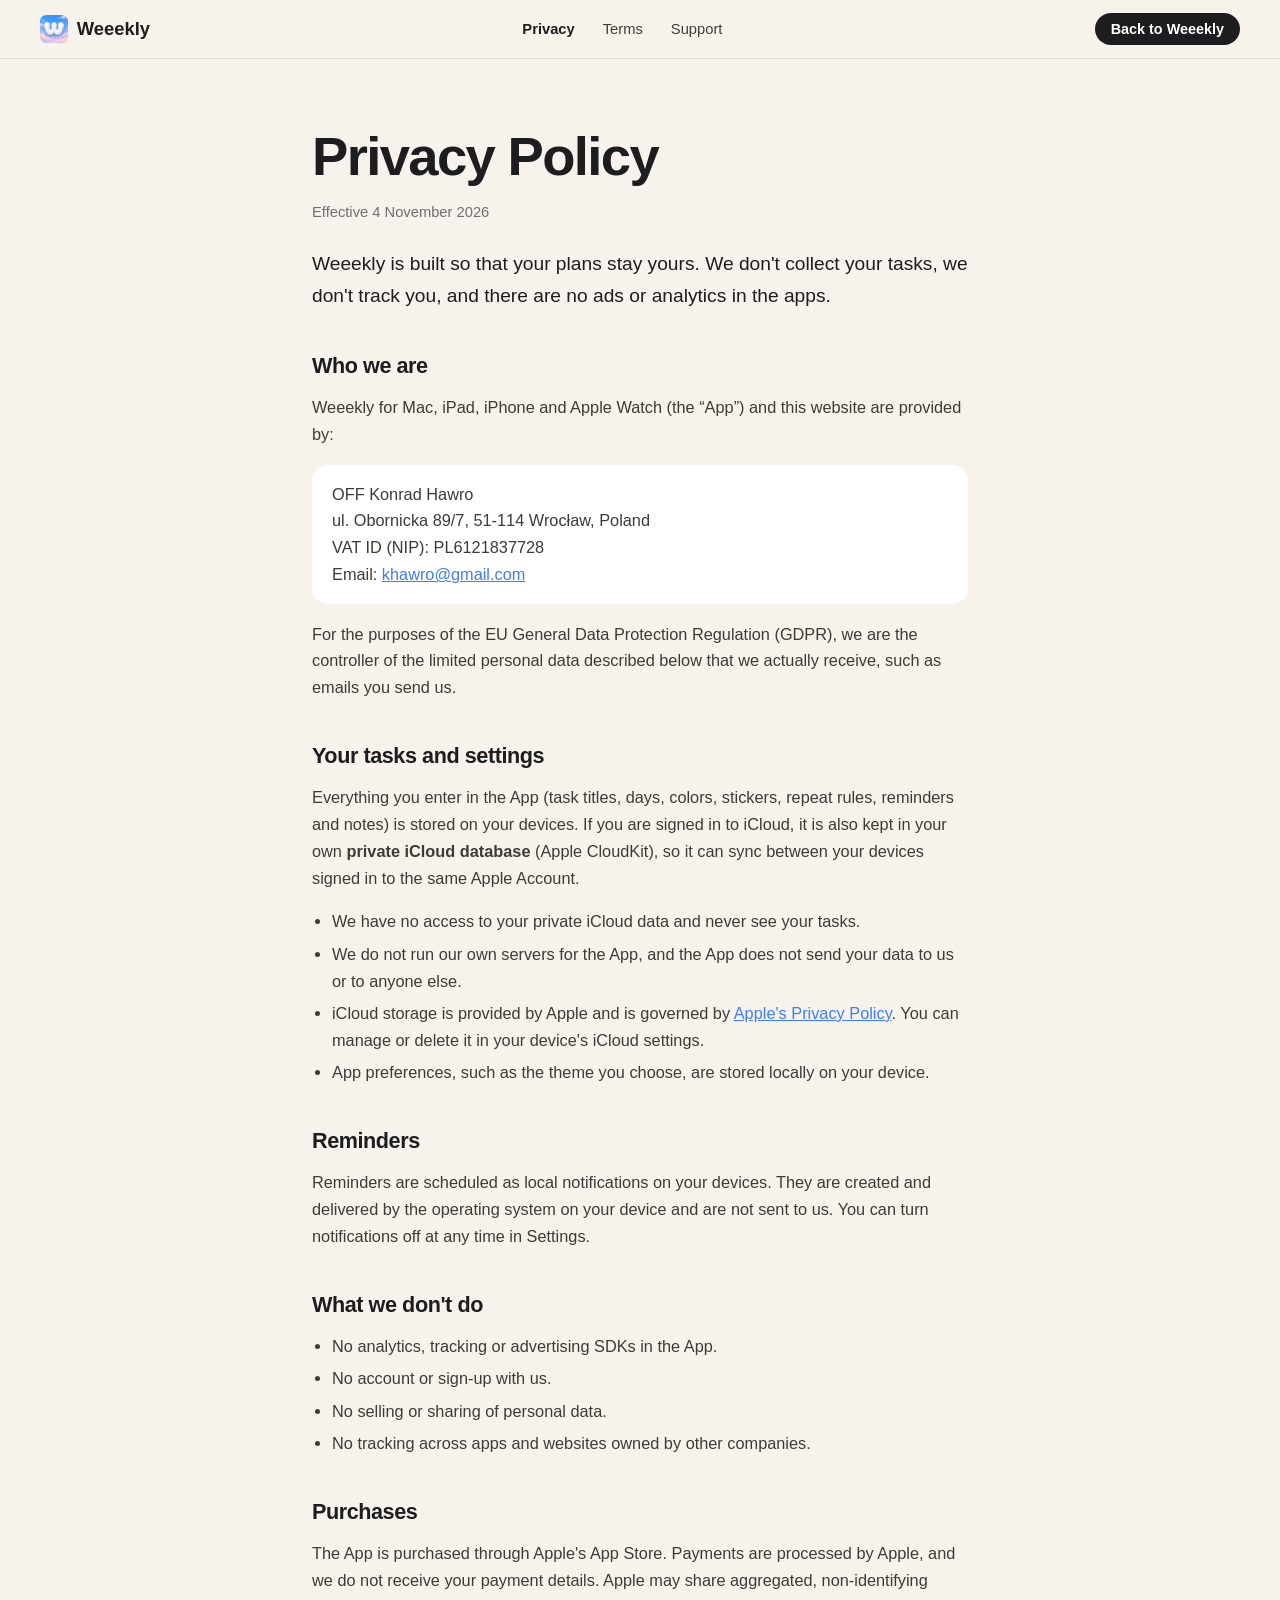
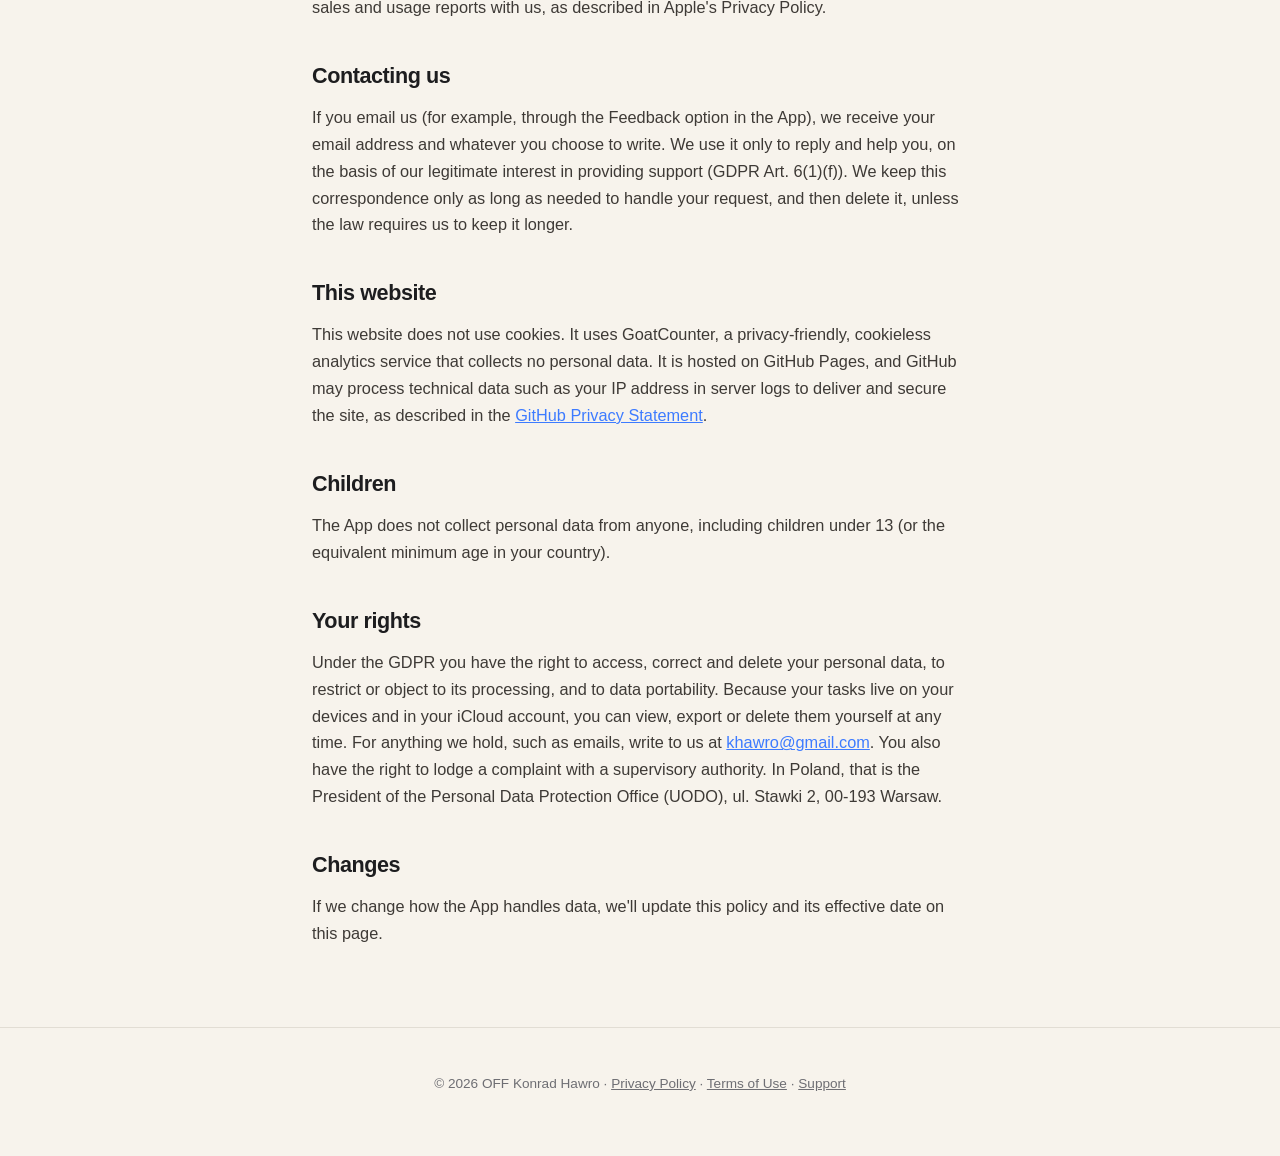
<file: privacy.html>
<!doctype html>
<html lang="en">
<head>
    <meta charset="utf-8">
    <meta name="viewport" content="width=device-width, initial-scale=1">
    <title>Privacy Policy · Weeekly</title>
    <meta name="description" content="How Weeekly handles your data: your tasks stay on your devices and in your private iCloud.">
    <meta name="p:domain_verify" content="ef96481c39574c927e864ca11f1f6393">
    <meta name="theme-color" content="#F7F3EC">
    <link rel="icon" type="image/png" href="assets/favicon.png">
    <link rel="apple-touch-icon" href="assets/apple-touch-icon.png">
    <link rel="stylesheet" href="styles.css">
</head>
<body class="legal-page">

<header class="nav is-scrolled">
    <a class="nav-brand" href="index.html" aria-label="Weeekly home">
        <img src="assets/icon.png" alt="" width="28" height="28">
        <span>Weeekly</span>
    </a>
    <nav class="nav-links" aria-label="Legal">
        <a href="privacy.html" aria-current="page">Privacy</a>
        <a href="terms.html">Terms</a>
        <a href="support.html">Support</a>
    </nav>
    <a class="btn btn-small" href="index.html">Back to Weeekly</a>
</header>

<main class="legal">
    <h1>Privacy Policy</h1>
    <p class="legal-meta">Effective 4 November 2026</p>

    <p class="legal-lead">Weeekly is built so that your plans stay yours. We don't collect your tasks, we don't track you,
        and there are no ads or analytics in the apps.</p>

    <h2>Who we are</h2>
    <p>Weeekly for Mac, iPad, iPhone and Apple Watch (the “App”) and this website are provided by:</p>
    <p class="legal-address">
                OFF Konrad Hawro<br>
                ul. Obornicka 89/7, 51-114 Wrocław, Poland<br>
                VAT ID (NIP): PL6121837728<br>
                Email: <a href="mailto:khawro@gmail.com">khawro@gmail.com</a>
    </p>
    <p>For the purposes of the EU General Data Protection Regulation (GDPR), we are the controller of the limited
        personal data described below that we actually receive, such as emails you send us.</p>

    <h2>Your tasks and settings</h2>
    <p>Everything you enter in the App (task titles, days, colors, stickers, repeat rules, reminders and notes) is stored
        on your devices. If you are signed in to iCloud, it is also kept in your own <strong>private iCloud database</strong>
        (Apple CloudKit), so it can sync between your devices signed in to the same Apple Account.</p>
    <ul>
        <li>We have no access to your private iCloud data and never see your tasks.</li>
        <li>We do not run our own servers for the App, and the App does not send your data to us or to anyone else.</li>
        <li>iCloud storage is provided by Apple and is governed by
            <a href="https://www.apple.com/legal/privacy/" rel="noopener">Apple's Privacy Policy</a>.
            You can manage or delete it in your device's iCloud settings.</li>
        <li>App preferences, such as the theme you choose, are stored locally on your device.</li>
    </ul>

    <h2>Reminders</h2>
    <p>Reminders are scheduled as local notifications on your devices. They are created and delivered by the operating
        system on your device and are not sent to us. You can turn notifications off at any time in Settings.</p>

    <h2>What we don't do</h2>
    <ul>
        <li>No analytics, tracking or advertising SDKs in the App.</li>
        <li>No account or sign-up with us.</li>
        <li>No selling or sharing of personal data.</li>
        <li>No tracking across apps and websites owned by other companies.</li>
    </ul>

    <h2>Purchases</h2>
    <p>The App is purchased through Apple's App Store. Payments are processed by Apple, and we do not receive your payment
        details. Apple may share aggregated, non-identifying sales and usage reports with us, as described in Apple's
        Privacy Policy.</p>

    <h2>Contacting us</h2>
    <p>If you email us (for example, through the Feedback option in the App), we receive your email address and whatever
        you choose to write. We use it only to reply and help you, on the basis of our legitimate interest in providing
        support (GDPR Art. 6(1)(f)). We keep this correspondence only as long as needed to handle your request, and then
        delete it, unless the law requires us to keep it longer.</p>

    <h2>This website</h2>
    <p>This website does not use cookies. It uses GoatCounter, a privacy-friendly, cookieless analytics service that collects no personal data. It is hosted on GitHub Pages, and GitHub may process
        technical data such as your IP address in server logs to deliver and secure the site, as described in the
        <a href="https://docs.github.com/en/site-policy/privacy-policies/github-general-privacy-statement" rel="noopener">GitHub Privacy Statement</a>.</p>

    <h2>Children</h2>
    <p>The App does not collect personal data from anyone, including children under 13 (or the equivalent minimum age in
        your country).</p>

    <h2>Your rights</h2>
    <p>Under the GDPR you have the right to access, correct and delete your personal data, to restrict or object to its
        processing, and to data portability. Because your tasks live on your devices and in your iCloud account, you can
        view, export or delete them yourself at any time. For anything we hold, such as emails, write to us at
        <a href="mailto:khawro@gmail.com">khawro@gmail.com</a>. You also have the right to lodge a complaint with a
        supervisory authority. In Poland, that is the President of the Personal Data Protection Office (UODO), ul. Stawki 2,
        00-193 Warsaw.</p>

    <h2>Changes</h2>
    <p>If we change how the App handles data, we'll update this policy and its effective date on this page.</p>

</main>

<footer class="legal-footer">
    <p>© 2026 OFF Konrad Hawro · <a href="privacy.html">Privacy Policy</a> · <a href="terms.html">Terms of Use</a> · <a href="support.html">Support</a></p>
</footer>

<script data-goatcounter="https://weeekly.goatcounter.com/count" async src="//gc.zgo.at/count.js"></script>
</body>
</html>
</file>
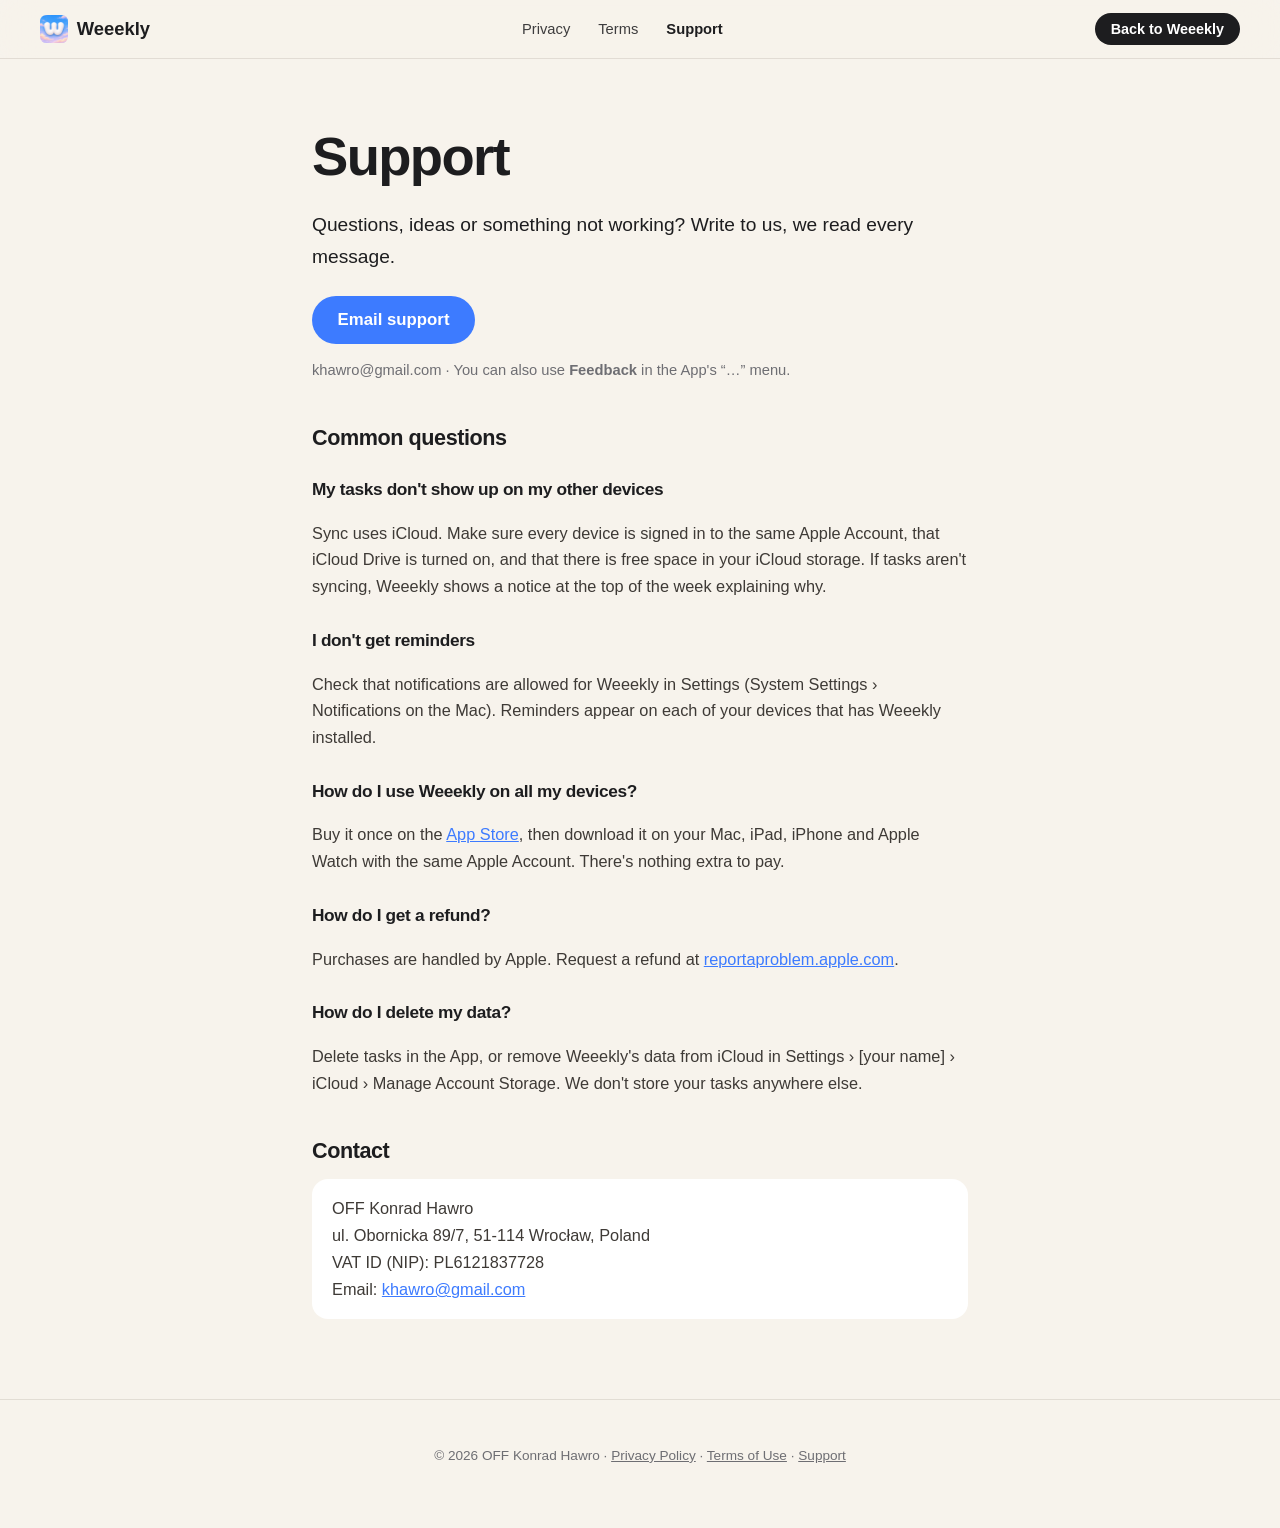
<file: support.html>
<!doctype html>
<html lang="en">
<head>
    <meta charset="utf-8">
    <meta name="viewport" content="width=device-width, initial-scale=1">
    <title>Support · Weeekly</title>
    <meta name="description" content="Get help with Weeekly for Mac, iPad, iPhone and Apple Watch.">
    <meta name="p:domain_verify" content="ef96481c39574c927e864ca11f1f6393">
    <meta name="theme-color" content="#F7F3EC">
    <link rel="icon" type="image/png" href="assets/favicon.png">
    <link rel="apple-touch-icon" href="assets/apple-touch-icon.png">
    <link rel="stylesheet" href="styles.css">
</head>
<body class="legal-page">

<header class="nav is-scrolled">
    <a class="nav-brand" href="index.html" aria-label="Weeekly home">
        <img src="assets/icon.png" alt="" width="28" height="28">
        <span>Weeekly</span>
    </a>
    <nav class="nav-links" aria-label="Legal">
        <a href="privacy.html">Privacy</a>
        <a href="terms.html">Terms</a>
        <a href="support.html" aria-current="page">Support</a>
    </nav>
    <a class="btn btn-small" href="index.html">Back to Weeekly</a>
</header>

<main class="legal">
    <h1>Support</h1>
    <p class="legal-lead">Questions, ideas or something not working? Write to us, we read every message.</p>

    <a class="btn btn-primary" href="mailto:khawro@gmail.com?subject=Weeekly%20Support">Email support</a>
    <p class="legal-meta">khawro@gmail.com · You can also use <strong>Feedback</strong> in the App's “…” menu.</p>

    <h2>Common questions</h2>

    <h3>My tasks don't show up on my other devices</h3>
    <p>Sync uses iCloud. Make sure every device is signed in to the same Apple Account, that iCloud Drive is turned on, and
        that there is free space in your iCloud storage. If tasks aren't syncing, Weeekly shows a notice at the top of the
        week explaining why.</p>

    <h3>I don't get reminders</h3>
    <p>Check that notifications are allowed for Weeekly in Settings (System Settings › Notifications on the Mac). Reminders
        appear on each of your devices that has Weeekly installed.</p>

    <h3>How do I use Weeekly on all my devices?</h3>
    <p>Buy it once on the <a href="https://apps.apple.com/app/id6830207991">App Store</a>, then download it on your Mac, iPad, iPhone and Apple Watch with the same Apple Account.
        There's nothing extra to pay.</p>

    <h3>How do I get a refund?</h3>
    <p>Purchases are handled by Apple. Request a refund at
        <a href="https://reportaproblem.apple.com" rel="noopener">reportaproblem.apple.com</a>.</p>

    <h3>How do I delete my data?</h3>
    <p>Delete tasks in the App, or remove Weeekly's data from iCloud in Settings › [your name] › iCloud › Manage Account
        Storage. We don't store your tasks anywhere else.</p>

    <h2>Contact</h2>
    <p class="legal-address">
                OFF Konrad Hawro<br>
                ul. Obornicka 89/7, 51-114 Wrocław, Poland<br>
                VAT ID (NIP): PL6121837728<br>
                Email: <a href="mailto:khawro@gmail.com">khawro@gmail.com</a>
    </p>

</main>

<footer class="legal-footer">
    <p>© 2026 OFF Konrad Hawro · <a href="privacy.html">Privacy Policy</a> · <a href="terms.html">Terms of Use</a> · <a href="support.html">Support</a></p>
</footer>

<script data-goatcounter="https://weeekly.goatcounter.com/count" async src="//gc.zgo.at/count.js"></script>
</body>
</html>
</file>
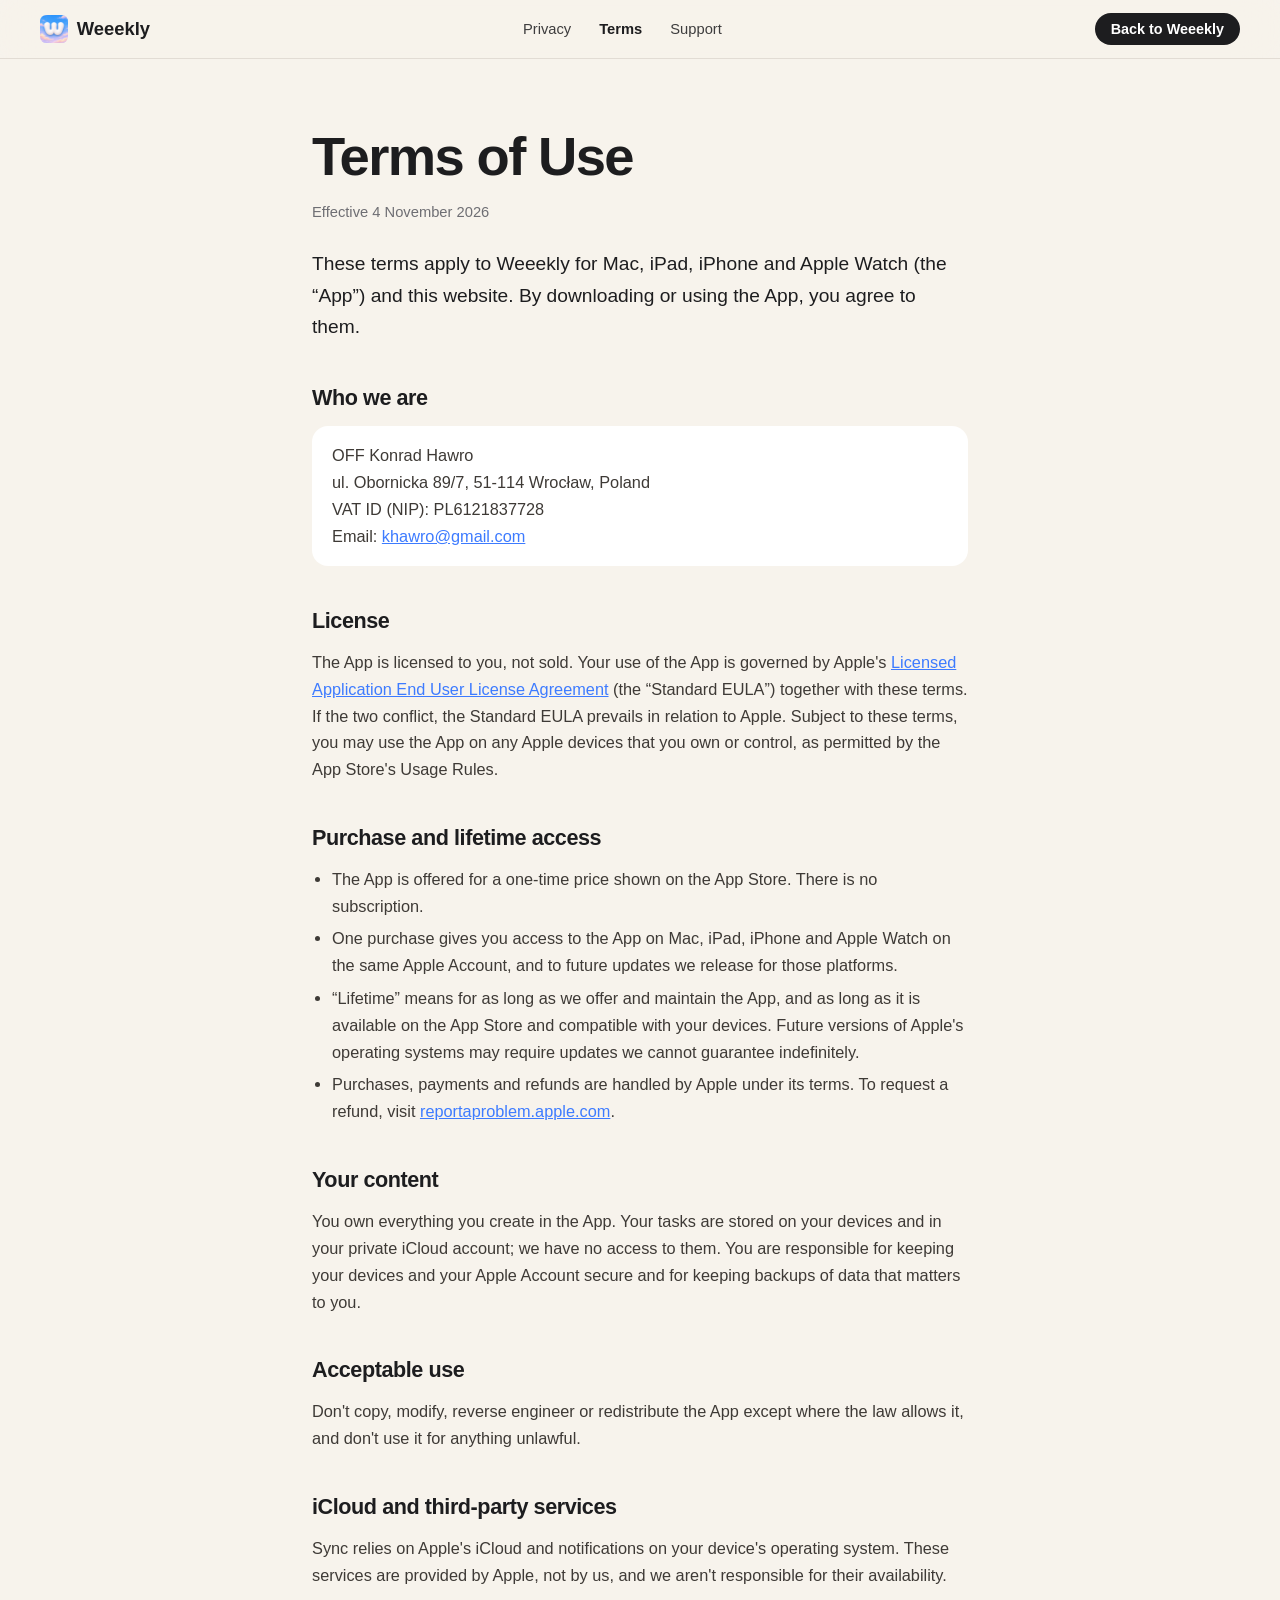
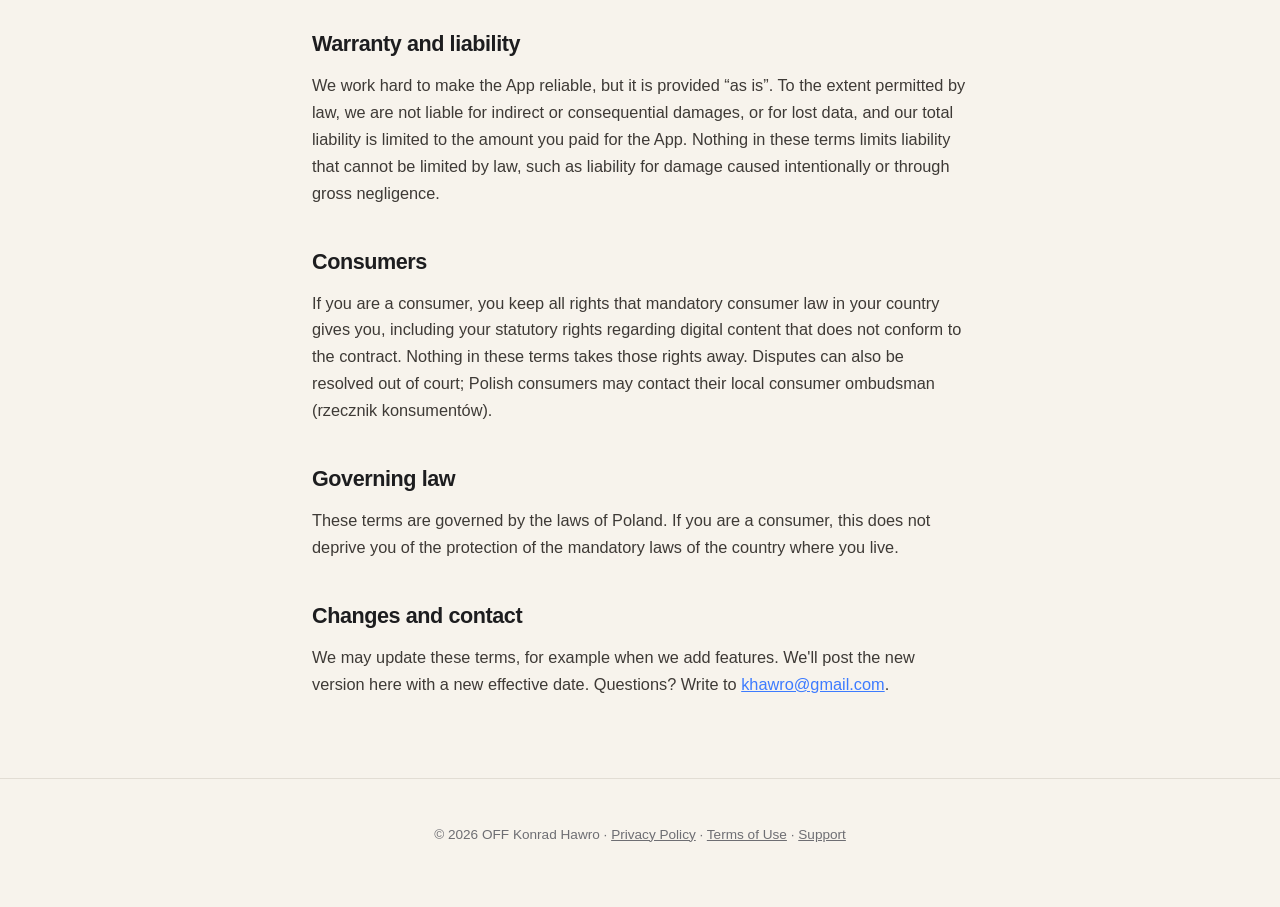
<file: terms.html>
<!doctype html>
<html lang="en">
<head>
    <meta charset="utf-8">
    <meta name="viewport" content="width=device-width, initial-scale=1">
    <title>Terms of Use · Weeekly</title>
    <meta name="description" content="Terms of use for the Weeekly apps for Mac, iPad, iPhone and Apple Watch.">
    <meta name="p:domain_verify" content="ef96481c39574c927e864ca11f1f6393">
    <meta name="theme-color" content="#F7F3EC">
    <link rel="icon" type="image/png" href="assets/favicon.png">
    <link rel="apple-touch-icon" href="assets/apple-touch-icon.png">
    <link rel="stylesheet" href="styles.css">
</head>
<body class="legal-page">

<header class="nav is-scrolled">
    <a class="nav-brand" href="index.html" aria-label="Weeekly home">
        <img src="assets/icon.png" alt="" width="28" height="28">
        <span>Weeekly</span>
    </a>
    <nav class="nav-links" aria-label="Legal">
        <a href="privacy.html">Privacy</a>
        <a href="terms.html" aria-current="page">Terms</a>
        <a href="support.html">Support</a>
    </nav>
    <a class="btn btn-small" href="index.html">Back to Weeekly</a>
</header>

<main class="legal">
    <h1>Terms of Use</h1>
    <p class="legal-meta">Effective 4 November 2026</p>

    <p class="legal-lead">These terms apply to Weeekly for Mac, iPad, iPhone and Apple Watch (the “App”) and this website.
        By downloading or using the App, you agree to them.</p>

    <h2>Who we are</h2>
    <p class="legal-address">
                OFF Konrad Hawro<br>
                ul. Obornicka 89/7, 51-114 Wrocław, Poland<br>
                VAT ID (NIP): PL6121837728<br>
                Email: <a href="mailto:khawro@gmail.com">khawro@gmail.com</a>
    </p>

    <h2>License</h2>
    <p>The App is licensed to you, not sold. Your use of the App is governed by Apple's
        <a href="https://www.apple.com/legal/internet-services/itunes/dev/stdeula/" rel="noopener">Licensed Application End User License Agreement</a>
        (the “Standard EULA”) together with these terms. If the two conflict, the Standard EULA prevails in relation to
        Apple. Subject to these terms, you may use the App on any Apple devices that you own or control, as permitted by
        the App Store's Usage Rules.</p>

    <h2>Purchase and lifetime access</h2>
    <ul>
        <li>The App is offered for a one-time price shown on the App Store. There is no subscription.</li>
        <li>One purchase gives you access to the App on Mac, iPad, iPhone and Apple Watch on the same Apple Account, and to
            future updates we release for those platforms.</li>
        <li>“Lifetime” means for as long as we offer and maintain the App, and as long as it is available on the App Store
            and compatible with your devices. Future versions of Apple's operating systems may require updates we cannot
            guarantee indefinitely.</li>
        <li>Purchases, payments and refunds are handled by Apple under its terms. To request a refund, visit
            <a href="https://reportaproblem.apple.com" rel="noopener">reportaproblem.apple.com</a>.</li>
    </ul>

    <h2>Your content</h2>
    <p>You own everything you create in the App. Your tasks are stored on your devices and in your private iCloud account;
        we have no access to them. You are responsible for keeping your devices and your Apple Account secure and for
        keeping backups of data that matters to you.</p>

    <h2>Acceptable use</h2>
    <p>Don't copy, modify, reverse engineer or redistribute the App except where the law allows it, and don't use it for
        anything unlawful.</p>

    <h2>iCloud and third-party services</h2>
    <p>Sync relies on Apple's iCloud and notifications on your device's operating system. These services are provided by
        Apple, not by us, and we aren't responsible for their availability.</p>

    <h2>Warranty and liability</h2>
    <p>We work hard to make the App reliable, but it is provided “as is”. To the extent permitted by law, we are not liable
        for indirect or consequential damages, or for lost data, and our total liability is limited to the amount you paid
        for the App. Nothing in these terms limits liability that cannot be limited by law, such as liability for damage
        caused intentionally or through gross negligence.</p>

    <h2>Consumers</h2>
    <p>If you are a consumer, you keep all rights that mandatory consumer law in your country gives you, including your
        statutory rights regarding digital content that does not conform to the contract. Nothing in these terms takes
        those rights away. Disputes can also be resolved out of court; Polish consumers may contact their local consumer
        ombudsman (rzecznik konsumentów).</p>

    <h2>Governing law</h2>
    <p>These terms are governed by the laws of Poland. If you are a consumer, this does not deprive you of the protection
        of the mandatory laws of the country where you live.</p>

    <h2>Changes and contact</h2>
    <p>We may update these terms, for example when we add features. We'll post the new version here with a new effective
        date. Questions? Write to <a href="mailto:khawro@gmail.com">khawro@gmail.com</a>.</p>

</main>

<footer class="legal-footer">
    <p>© 2026 OFF Konrad Hawro · <a href="privacy.html">Privacy Policy</a> · <a href="terms.html">Terms of Use</a> · <a href="support.html">Support</a></p>
</footer>

<script data-goatcounter="https://weeekly.goatcounter.com/count" async src="//gc.zgo.at/count.js"></script>
</body>
</html>
</file>
<file: styles.css>
/* Weeekly landing page
   Colors come from the app's Theme.swift (dark #0A0A0A, warm paper #F7F3EC, accent #3D7BFF). */

:root {
    --accent: #3D7BFF;
    --accent-dark: #2C63E0;
    --ink: #1D1D1F;
    --ink-2: #6E6E73;
    --paper: #F7F3EC;
    --paper-2: #EBE5DA;
    --card: #FFFFFF;
    --night: #0A0A0A;
    --radius: 28px;
    --shadow: 0 30px 80px -20px rgba(20, 30, 60, .35);
    --font: -apple-system, BlinkMacSystemFont, "SF Pro Display", "Inter", "Helvetica Neue", Arial, sans-serif;
    --font-round: ui-rounded, "SF Pro Rounded", -apple-system, BlinkMacSystemFont, "Nunito", sans-serif;
}

* { box-sizing: border-box; }
html { scroll-behavior: smooth; -webkit-text-size-adjust: 100%; }
body {
    margin: 0;
    font-family: var(--font);
    color: var(--ink);
    background: var(--paper);
    line-height: 1.5;
    -webkit-font-smoothing: antialiased;
}
img { display: block; max-width: 100%; height: auto; }
a { color: inherit; }
h1, h2, h3 { margin: 0; letter-spacing: -0.02em; }
h2 { font-family: var(--font-round); font-size: clamp(2.2rem, 5vw, 4rem); line-height: 1.05; font-weight: 700; }
h3 { font-size: 1.3rem; font-weight: 650; margin-bottom: .4rem; }
.muted { color: var(--ink-2); }
.eyebrow {
    margin: 0 0 .75rem;
    font-size: clamp(1.05rem, 1.5vw, 1.25rem);
    font-weight: 600;
    color: var(--ink-2);
}
.lead { font-size: clamp(1.1rem, 1.6vw, 1.3rem); color: var(--ink-2); max-width: 40rem; margin: 1.25rem auto 0; }

/* Buttons */
.btn {
    display: inline-flex;
    align-items: center;
    justify-content: center;
    gap: .5rem;
    padding: .95rem 1.6rem;
    border: 0;
    border-radius: 999px;
    font: 600 1.05rem/1 var(--font);
    text-decoration: none;
    cursor: pointer;
    transition: transform .2s ease, background-color .2s ease, box-shadow .2s ease;
}
.btn:active { transform: scale(.97); }
.btn-primary { background: var(--accent); color: #fff; }
.btn-primary:hover { background: var(--accent-dark); }
.btn-glass {
    color: #fff;
    background: rgba(20, 50, 110, .22);
    backdrop-filter: blur(12px);
    -webkit-backdrop-filter: blur(12px);
}
.btn-glass:hover { background: rgba(20, 50, 110, .32); }
.btn-small { padding: .55rem 1rem; font-size: .9rem; background: var(--ink); color: #fff; }
.btn-block { width: 100%; }
.btn-apple { width: 1em; height: 1.18em; margin-top: -.18em; fill: currentColor; flex: 0 0 auto; }

/* Navigation: transparent over the sky, frosted once scrolled */
.nav {
    position: fixed;
    inset: 0 0 auto;
    z-index: 50;
    display: flex;
    align-items: center;
    justify-content: space-between;
    gap: 1rem;
    padding: .8rem clamp(1rem, 4vw, 2.5rem);
    color: #fff;
    transition: background-color .3s ease, color .3s ease, box-shadow .3s ease;
}
.nav.is-scrolled {
    color: var(--ink);
    background: rgba(247, 243, 236, .78);
    backdrop-filter: saturate(180%) blur(20px);
    -webkit-backdrop-filter: saturate(180%) blur(20px);
    box-shadow: 0 1px 0 rgba(74, 59, 40, .12);
}
.nav-brand { display: flex; align-items: center; gap: .55rem; font: 700 1.15rem var(--font-round); text-decoration: none; }
.nav-brand img { border-radius: 22.4%; }
.nav-links { display: flex; gap: 1.75rem; font-size: .92rem; }
.nav-links a { text-decoration: none; opacity: .85; }
.nav-links a:hover { opacity: 1; }
.nav:not(.is-scrolled) .btn-small { background: rgba(255, 255, 255, .92); color: var(--ink); }

/* Hero */
.hero {
    position: relative;
    min-height: max(760px, 100svh, 50vw);
    display: flex;
    justify-content: center;
    overflow: hidden;
    color: #fff;
    text-align: center;
}
.hero-bg, .hero-bg img { position: absolute; inset: 0; width: 100%; height: 100%; }
.hero-bg img { object-fit: cover; object-position: 50% 8%; transform: scale(1.04); animation: drift 30s ease-in-out infinite alternate; }
@keyframes drift { to { transform: scale(1.1) translateY(-1.5%); } }
.hero::after {
    /* Soft fade into the page so the Mac window can overlap */
    content: "";
    position: absolute;
    inset: auto 0 0;
    height: 22%;
    background: linear-gradient(to bottom, rgba(247, 243, 236, 0), var(--paper));
}
.hero-content { position: relative; z-index: 1; padding: clamp(6.5rem, 15vh, 8.5rem) 1.5rem 0; max-width: 60rem; }
.hero-logo img {
    width: min(66vw, 520px);
    margin: 0 auto;
    filter: drop-shadow(0 18px 30px rgba(40, 70, 140, .35));
    animation: float 6s ease-in-out infinite;
}
@keyframes float { 50% { transform: translateY(-8px); } }
.hero-tagline {
    margin: .35rem 0 1.6rem;
    font: 600 clamp(1.25rem, 2.3vw, 1.7rem)/1.25 var(--font-round);
    text-shadow: 0 2px 20px rgba(30, 60, 120, .45);
}
.hero-actions { display: flex; flex-wrap: wrap; gap: .8rem; justify-content: center; }
.hero-platforms {
    display: inline-block;
    margin: 0 0 1.75rem;
    padding: .4rem .9rem;
    border-radius: 999px;
    font-size: .85rem;
    font-weight: 600;
    background: rgba(20, 50, 110, .22);
    backdrop-filter: blur(10px);
    -webkit-backdrop-filter: blur(10px);
}

/* Mac window. The frame is a size container, so the window chrome scales with it. */
.showcase { position: relative; z-index: 2; margin-top: clamp(-6rem, -6vw, -3rem); padding: 0 clamp(1rem, 4vw, 3rem); }
.window-frame {
    container-type: inline-size;
    max-width: 1180px;
    margin: 0 auto;
    /* Tilted back and slightly smaller at the top of the page; script.js sets --p (0…1)
       while the page scrolls, so the window straightens up and comes forward. */
    transform: perspective(1800px) rotateX(calc((1 - var(--p, 0)) * 18deg)) scale(calc(.9 + var(--p, 0) * .1));
    transform-origin: 50% 0;
    will-change: transform;
    animation: window-in 1s cubic-bezier(.2, .8, .2, 1) both .15s;
}
@keyframes window-in { from { opacity: 0; translate: 0 60px; } }

/* macOS desktop on the MacBook screen: meadow wallpaper, menu bar and the app window.
   Sized in units of the screen (.mb-screen is a size container). */
.desktop {
    position: absolute;
    inset: 0;
    padding: 7cqw 8cqw 0;
}
.desktop-wallpaper, .desktop-wallpaper img { position: absolute; inset: 0; width: 100%; height: 100%; }
.desktop-wallpaper img { object-fit: cover; object-position: 50% 55%; }
.menubar {
    position: absolute;
    inset: 0 0 auto;
    z-index: 1;
    display: flex;
    justify-content: space-between;
    align-items: center;
    height: 3.2cqw;
    padding: 0 2cqw;
    color: #fff;
    font-size: 1.45cqw;
    text-shadow: 0 0 .6cqw rgba(20, 50, 110, .45);
    background: linear-gradient(rgba(20, 50, 110, .18), rgba(20, 50, 110, .06));
    backdrop-filter: blur(1.2cqw);
    -webkit-backdrop-filter: blur(1.2cqw);
}
.menubar-left, .menubar-right { display: flex; align-items: center; gap: 2cqw; white-space: nowrap; }
.menubar b { font-weight: 700; }
.menubar svg { height: 1.6cqw; width: auto; fill: currentColor; }
.menubar-right svg:nth-child(2) { height: 1.3cqw; }
.apple-logo { height: 1.75cqw !important; }

.mac-window {
    position: relative;
    z-index: 1;
    border-radius: 1.4cqw;
    overflow: hidden;
    box-shadow: 0 3cqw 6cqw -1.5cqw rgba(10, 20, 50, .55), 0 0 0 1px rgba(0, 0, 0, .18);
}
/* The screenshots are whole windows, title bar and traffic lights included */
.shot { display: block; width: 100%; }
.window-frame .mac-window { box-shadow: 0 1.4cqw 3.5cqw -1.2cqw rgba(10, 20, 50, .28), 0 0 0 1px rgba(0, 0, 0, .1); }

/* App theme shown in every screenshot: Warm Light by default (data-app-theme="light" on <html>), Meadow or Dark when switched */
.t-light, .t-dark { display: none !important; }
[data-app-theme="light"] .t-light, [data-app-theme="dark"] .t-dark { display: block !important; }
[data-app-theme="light"] .t-meadow, [data-app-theme="dark"] .t-meadow { display: none !important; }

.theme-switch {
    display: flex;
    width: max-content;
    margin: 1.75rem auto 0;
    padding: 4px;
    position: relative;
    z-index: 1;
    border-radius: 999px;
    background: var(--paper-2);
}
.theme-switch button {
    display: grid;
    place-items: center;
    width: 40px;
    height: 32px;
    padding: 0;
    border: 0;
    border-radius: 999px;
    background: transparent;
    font: 600 .9rem var(--font);
    color: #5E574D;
    cursor: pointer;
    transition: background-color .2s ease, color .2s ease;
}
.theme-switch button:not(.is-active):hover { color: var(--ink); }
.theme-switch svg { width: 18px; height: 18px; fill: none; stroke: currentColor; stroke-width: 2.4; stroke-linecap: round; stroke-linejoin: round; }
.theme-switch button[data-set-theme="dark"] svg { fill: currentColor; stroke: none; }
.theme-switch button[data-set-theme="meadow"] svg { stroke-width: 2.2; }
.theme-switch button.is-active { background: var(--ink); color: #fff; }

/* Sections */
section { scroll-margin-top: 4rem; }
.devices .section-head { padding-bottom: 1.25rem; }
.devices .theme-switch { margin: 0 auto 1rem; }
.statement, .section-head { text-align: center; padding: clamp(5rem, 12vw, 9rem) 1.5rem clamp(3rem, 6vw, 4.5rem); max-width: 62rem; margin: 0 auto; }
.featured {
    width: 100%;
    max-width: 62rem;
    margin: -1.25rem auto 0;
    padding: 0 1.5rem clamp(2.5rem, 6vw, 3.5rem);
    text-align: center;
}
.featured-label {
    display: block;
    margin: 0 0 .8rem;
    font-size: .85rem;
    font-weight: 600;
    color: var(--ink-2);
    text-align: center;
}
.featured-badges {
    display: grid;
    grid-template-columns: repeat(2, minmax(0, 1fr));
    gap: .7rem .65rem;
    width: min(100%, 20.75rem);
    margin: 0 auto;
    justify-items: center;
    align-items: center;
}
.featured-badges a {
    display: flex;
    align-items: center;
    justify-content: center;
    width: 100%;
    min-width: 0;
    line-height: 0;
    text-decoration: none;
    background: #fff;
    border-radius: 10px;
}
.featured-badges img {
    display: block;
    height: 40px;
    width: auto;
    max-width: 100%;
    object-fit: contain;
}
@media (min-width: 840px) {
    .featured-badges {
        display: flex;
        flex-wrap: wrap;
        justify-content: center;
        align-items: center;
        width: auto;
        max-width: 46rem;
        gap: .65rem .75rem;
    }
    .featured-badges a {
        width: auto;
    }
    .featured-badges img {
        height: 44px;
        max-width: none;
    }
}

/* Features: one row per feature, lots of space, a single calm visual each */
.features { max-width: 1100px; margin: 0 auto; padding: 0 clamp(1.25rem, 4vw, 3rem) clamp(4rem, 8vw, 7rem); }
.feature {
    display: grid;
    grid-template-columns: 5fr 6fr;
    align-items: center;
    gap: clamp(2rem, 6vw, 6rem);
    padding: clamp(2rem, 4.5vw, 3.75rem) 0;
}
.feature-flip { grid-template-columns: 6fr 5fr; }
.feature-flip .feature-text { order: 2; }
.feature-text h3 {
    margin: 0 0 1.1rem;
    font-family: var(--font-round);
    font-size: clamp(2rem, 4vw, 3rem);
    line-height: 1.08;
    font-weight: 700;
    letter-spacing: -0.025em;
}
.feature-text p { margin: 0; max-width: 26rem; font-size: clamp(1.05rem, 1.4vw, 1.2rem); color: var(--ink-2); }
.feature-visual {
    display: flex;
    flex-direction: column;
    align-items: center;
    justify-content: center;
    gap: 1.75rem;
    position: relative;
    min-height: 420px;
    padding: 2.5rem;
    border-radius: 32px;
    overflow: hidden;
    text-align: left;
    /* A crop of the hero illustration */
    background: #8DB8E0 url("assets/meadow.webp") no-repeat;
    background-size: var(--bg-size, 240%) auto;
    background-position: var(--bg-x, 50%) var(--bg-y, 50%);
}
.feature-visual > * { position: relative; }
/* Which part of the illustration each panel shows */
.v-colors { --bg-size: 250%; --bg-x: 4%; --bg-y: 8%; }
.v-stickers { --bg-size: 280%; --bg-x: 62%; --bg-y: 4%; }
.v-repeat { --bg-size: 260%; --bg-x: 96%; --bg-y: 6%; }
.v-remind { --bg-size: 280%; --bg-x: 100%; --bg-y: 60%; }
.v-cloud { --bg-size: 260%; --bg-x: 80%; --bg-y: 2%; }

/* Frosted glass for everything that sits on the illustration */
.glass {
    background: rgba(255, 255, 255, .72);
    backdrop-filter: blur(18px) saturate(160%);
    -webkit-backdrop-filter: blur(18px) saturate(160%);
    box-shadow: 0 20px 40px -18px rgba(20, 40, 90, .45), inset 0 0 0 1px rgba(255, 255, 255, .6);
}

/* Feature icons in colored circles */
.badge {
    display: grid;
    place-items: center;
    width: 64px;
    height: 64px;
    border-radius: 50%;
    color: #fff;
    box-shadow: 0 0 0 5px rgba(255, 255, 255, .55);
}
.badge svg { width: 30px; height: 30px; fill: none; stroke: currentColor; stroke-width: 2.2; stroke-linecap: round; stroke-linejoin: round; }
.badge-repeat { background: #4CAF64; }
.badge-bell { background: #FF7A4D; }

/* Feature entrances: text slides in from its side, the visual rises and settles,
   then the visual's own parts arrive one after another. Triggered by .is-visible. */
.reveal-feature .feature-text,
.reveal-feature .feature-visual { opacity: 0; transition: opacity .8s ease, transform .9s cubic-bezier(.2, .8, .2, 1); }
.reveal-feature .feature-text { transform: translateX(-40px); }
.reveal-feature.feature-flip .feature-text { transform: translateX(40px); }
.reveal-feature .feature-visual { transform: translateY(40px) scale(.95); transition-delay: .12s; }
.reveal-feature.is-visible .feature-text,
.reveal-feature.is-visible .feature-visual { opacity: 1; transform: none; }

.reveal-feature .badge { transform: scale(0); transition: transform .6s cubic-bezier(.3, 1.6, .5, 1) .45s; }
.reveal-feature.is-visible .badge { transform: none; }

.reveal-feature .day-mock-row,
.reveal-feature .repeat-menu li { opacity: 0; transform: translateY(10px); transition: opacity .45s ease, transform .45s ease; }
.reveal-feature.is-visible .day-mock-row,
.reveal-feature.is-visible .repeat-menu li { opacity: 1; transform: none; }
.reveal-feature .day-mock-row:nth-child(2), .reveal-feature .repeat-menu li:nth-child(1) { transition-delay: .45s; }
.reveal-feature .day-mock-row:nth-child(3), .reveal-feature .repeat-menu li:nth-child(2) { transition-delay: .53s; }
.reveal-feature .day-mock-row:nth-child(4), .reveal-feature .repeat-menu li:nth-child(3) { transition-delay: .61s; }
.reveal-feature .day-mock-row:nth-child(5), .reveal-feature .repeat-menu li:nth-child(4) { transition-delay: .69s; }
.reveal-feature .day-mock-row:nth-child(6), .reveal-feature .repeat-menu li:nth-child(5) { transition-delay: .77s; }
.reveal-feature .repeat-menu li:nth-child(6) { transition-delay: .85s; }

.reveal-feature .stickers span { opacity: 0; }
.reveal-feature.is-visible .stickers span { animation: slap .7s cubic-bezier(.25, .8, .3, 1) both; animation-delay: var(--d); }
@keyframes slap {
    from { opacity: 0; transform: translate(-50%, -50%) rotate(calc(var(--r) - 6deg)) scale(1.12); }
    to { opacity: 1; transform: translate(-50%, -50%) rotate(var(--r)) scale(1); }
}

.reveal-feature .notification { opacity: 0; transform: translateY(-24px); transition: opacity .5s ease .55s, transform .7s cubic-bezier(.2, 1.3, .4, 1) .55s; }
.reveal-feature.is-visible .notification { opacity: 1; transform: none; }

.reveal-feature .cloud-glyph { opacity: 0; transform: translateY(20px); transition: opacity .6s ease .4s, transform .9s cubic-bezier(.2, .8, .2, 1) .4s; }
.reveal-feature.is-visible .cloud-glyph { opacity: 1; transform: none; animation: cloud-float 5s ease-in-out 1.4s infinite; }
@keyframes cloud-float { 50% { transform: translateY(-6px); } }

/* Task pills, like TaskLabel in the app */
.pill {
    display: inline-block;
    padding: .3rem .8rem;
    border-radius: 999px;
    background: var(--c);
    color: #111;
    font-weight: 550;
    font-size: .98rem;
    white-space: nowrap;
}

/* One day, drawn like a day column in the app */
.day-mock { width: min(100%, 380px); padding: 1.25rem 1.5rem .5rem; border-radius: 22px; font-size: 1.05rem; font-weight: 500; }
.day-mock-head {
    display: flex;
    justify-content: space-between;
    align-items: baseline;
    padding-bottom: .5rem;
    border-bottom: 2px solid var(--accent);
    font-size: 1.35rem;
    font-weight: 700;
    color: var(--accent);
}
.day-mock-head span:last-child { font-size: 1.05rem; font-weight: 500; color: var(--ink-2); }
.day-mock-row {
    display: flex;
    align-items: center;
    gap: .6rem;
    min-height: 3.1rem;
    border-bottom: 1px solid rgba(74, 59, 40, .12);
}
.day-mock-row .check { margin-left: auto; }
.check { flex: 0 0 auto; width: 1.15rem; height: 1.15rem; border-radius: 50%; border: 1.5px solid var(--ink); }

/* Repeat menu, like the task menu in the app */
.repeat-menu {
    width: min(100%, 250px);
    margin: 0;
    padding: .4rem;
    list-style: none;
    border-radius: 18px;
    font-size: 1rem;
    font-weight: 500;
}
.repeat-menu li { position: relative; padding: .55rem .8rem .55rem 2.1rem; border-radius: 10px; }
.repeat-menu li.is-checked { background: var(--accent); color: #fff; }
.repeat-menu li.is-checked::before { content: "✓"; position: absolute; left: .8rem; font-weight: 700; }

/* Reminder notification */
.notification-stack { display: flex; flex-direction: column; align-items: center; width: min(100%, 340px); }
.notification {
    position: relative;
    z-index: 1;
    display: flex;
    gap: .8rem;
    width: 100%;
    padding: .9rem 1.05rem;
    border-radius: 22px;
    text-align: left;
}
.notification img { flex: 0 0 auto; width: 40px; height: 40px; border-radius: 22.4%; }
.notification > div { flex: 1; }
.notification p { margin: 0; }
.notification-top { display: flex; justify-content: space-between; font-size: .82rem; color: var(--ink-2); }
.notification-top b { color: var(--ink); font-weight: 600; }
.notification-title { font-weight: 650; }
.notification-body { font-size: .92rem; color: var(--ink-2); }
.notification-back { width: 88%; height: 12px; border-radius: 0 0 16px 16px; background: rgba(255, 255, 255, .45); backdrop-filter: blur(12px); -webkit-backdrop-filter: blur(12px); }

/* Stickers: emoji drawn like die-cut stickers (white outline + soft shadow) */
.v-stickers { min-height: 420px !important; }
.stickers { position: absolute !important; inset: 0; }
.stickers span {
    position: absolute;
    left: var(--x);
    top: var(--y);
    font-size: var(--s);
    line-height: 1;
    transform: translate(-50%, -50%) rotate(var(--r));
    /* Smooth white outline from the SVG filter in index.html, then a soft shadow */
    filter: url(#sticker-outline) drop-shadow(0 8px 10px rgba(20, 40, 90, .22));
}

/* iCloud: the cloud above the four devices it keeps in sync */
.cloud-sync { display: flex; flex-direction: column; align-items: center; gap: 2rem; }
.cloud-glyph { width: min(100%, 200px); height: auto; filter: drop-shadow(0 16px 24px rgba(20, 50, 110, .35)); }
.cloud-devices { display: flex; gap: 1.6rem; }
.cloud-devices { padding: .8rem 1.3rem; border-radius: 999px; }
.cloud-devices svg { width: 36px; height: 36px; fill: none; stroke: var(--ink); stroke-width: 2; stroke-linecap: round; stroke-linejoin: round; }

/* Devices: a lineup sized in container units, so it scales as one picture */
.devices { padding-bottom: clamp(5rem, 10vw, 8rem); overflow: hidden; }
.lineup {
    container-type: inline-size;
    position: relative;
    width: min(1100px, 100% - 2rem);
    margin: 0 auto;
}
.lineup::before { content: ""; display: block; padding-top: 43%; }
.lu {
    position: absolute;
    margin: 0;
    transition: transform .5s cubic-bezier(.2, .8, .2, 1);
}
.lu.is-focused { transform: translateY(-1.8cqw); }

/* MacBook */
.lu-mac { left: 20cqw; bottom: 3cqw; width: 62cqw; z-index: 1; }
.mb-lid {
    width: 56cqw;
    margin: 0 auto;
    padding: 1cqw 1cqw 1.3cqw;
    border-radius: 2cqw 2cqw .4cqw .4cqw;
    background: #0B0B0C;
    box-shadow: inset 0 0 0 .18cqw #3A3A3E, 0 2cqw 4cqw -1cqw rgba(20, 30, 60, .35);
    position: relative;
}
.mb-lid::before {
    /* Notch with camera */
    content: "";
    position: absolute;
    top: 1cqw; left: 50%;
    width: 5cqw; height: .9cqw;
    transform: translateX(-50%);
    border-radius: 0 0 .5cqw .5cqw;
    background: #0B0B0C;
    z-index: 3;
}
.mb-screen {
    container-type: inline-size;
    position: relative;
    aspect-ratio: 16 / 10.4;
    overflow: hidden;
    border-radius: .8cqw .8cqw 0 0;
    background: #6FA3D8;
}
.mb-base {
    position: relative;
    height: 1.9cqw;
    border-radius: .3cqw .3cqw 1.6cqw 1.6cqw / .3cqw .3cqw 1.4cqw 1.4cqw;
    background: linear-gradient(#E3E4E8, #B9BBC2 60%, #8E9098);
    box-shadow: 0 1.6cqw 2.4cqw -1cqw rgba(20, 30, 60, .45);
}
.mb-base::before {
    /* Opening notch in the front edge */
    content: "";
    position: absolute;
    top: 0; left: 50%;
    width: 9cqw; height: .55cqw;
    transform: translateX(-50%);
    border-radius: 0 0 .7cqw .7cqw;
    background: linear-gradient(#A7A9B0, #C9CBD1);
}

/* iPad Pro */
.lu-ipad { left: 2cqw; bottom: 0; width: 27cqw; z-index: 2; }
.ipad-body {
    padding: 1cqw;
    border-radius: 2.4cqw;
    background: #111113;
    box-shadow: inset 0 0 0 .22cqw #4A4A4F, 0 3cqw 5cqw -1.5cqw rgba(20, 30, 60, .5);
}
.ipad-body img { width: 100%; border-radius: 1.5cqw; }

/* iPhone */
.lu-iphone { right: 13cqw; bottom: 0; width: 14cqw; z-index: 3; }
.iphone-body {
    padding: .55cqw;
    border-radius: 2.6cqw;
    background: linear-gradient(135deg, #5B5D63, #2A2B2F 40%, #47494E);
    box-shadow: inset 0 0 0 .12cqw rgba(255, 255, 255, .25), 0 3cqw 4cqw -1.5cqw rgba(20, 30, 60, .55);
}
.iphone-body img { width: 100%; border-radius: 2.1cqw; }

/* Apple Watch */
.lu-watch { right: 0; bottom: 3.5cqw; width: 11cqw; z-index: 3; }
.watch { position: relative; width: 11cqw; height: 13.2cqw; }
.watch-band {
    position: absolute;
    left: 1.4cqw; right: 1.6cqw;
    height: 5cqw;
    background: linear-gradient(90deg, #E9D9C6, #F6EBDD 50%, #E2D0BB);
}
.watch-band-top { bottom: 100%; margin-bottom: -1cqw; border-radius: 1cqw 1cqw 0 0;
    -webkit-mask: linear-gradient(transparent, #000 70%); mask: linear-gradient(transparent, #000 70%); }
.watch-band-bottom { top: 100%; margin-top: -1cqw; border-radius: 0 0 1cqw 1cqw;
    -webkit-mask: linear-gradient(#000 30%, transparent); mask: linear-gradient(#000 30%, transparent); }
.watch-crown {
    position: absolute;
    right: -.55cqw; top: 3.2cqw;
    width: .9cqw; height: 2.3cqw;
    border-radius: .4cqw;
    background: linear-gradient(90deg, #8D8F96, #D5D7DC, #8D8F96);
}
.watch-button {
    position: absolute;
    right: -.25cqw; top: 7cqw;
    width: .5cqw; height: 2.6cqw;
    border-radius: .3cqw;
    background: #9A9CA3;
}
.watch-case {
    position: relative;
    height: 100%;
    padding: .55cqw;
    border-radius: 3cqw;
    background: linear-gradient(145deg, #DADCE1, #9EA1A8 45%, #C8CACF);
    box-shadow: 0 2.5cqw 3cqw -1cqw rgba(20, 30, 60, .5);
}
.watch-screen {
    height: 100%;
    padding: 1.2cqw .9cqw;
    border-radius: 2.5cqw;
    background: #000;
    color: #EDEDED;
    font-size: .78cqw;
    line-height: 1.2;
    overflow: hidden;
}
.watch-head { display: flex; justify-content: space-between; margin: 0 .2cqw .5cqw; font-weight: 700; font-size: .9cqw; }
.watch-day { color: var(--accent); }
.watch-time { color: #8E8E93; font-weight: 500; }
.watch-task {
    display: flex;
    align-items: center;
    gap: .45cqw;
    padding: .45cqw .2cqw;
    border-bottom: .08cqw solid rgba(255, 255, 255, .12);
    font-weight: 500;
    white-space: nowrap;
}
.watch-task .pill { font-size: .72cqw; padding: .12cqw .45cqw; }
.watch-check { flex: 0 0 auto; width: .85cqw; height: .85cqw; border-radius: 50%; border: .1cqw solid #EDEDED; }
.watch-task.is-done { color: #6B6B6B; text-decoration: line-through; }
.watch-task.is-done .watch-check { background: #6B6B6B; border-color: #6B6B6B; }

/* One card per device, with an outline icon */
.device-cards {
    display: grid;
    grid-template-columns: repeat(4, 1fr);
    gap: 1.25rem;
    max-width: 1180px;
    margin: clamp(3rem, 6vw, 4.5rem) auto 0;
    padding: 0 clamp(1rem, 3vw, 2rem);
    list-style: none;
}
.device-card {
    padding: 1.75rem 1.5rem;
    border-radius: 32px;
    background: var(--card);
    text-align: center;
    transition: transform .3s ease;
}
.device-card:hover { transform: translateY(-4px); }
.device-icon {
    width: 56px; height: 56px;
    margin: 0 auto 1rem;
    fill: none;
    stroke: var(--ink);
    stroke-width: 2;
    stroke-linecap: round;
    stroke-linejoin: round;
}
.device-card p { margin: 0; color: var(--ink-2); font-size: .95rem; }
.device-card { display: flex; flex-direction: column; align-items: center; }

/* Store buttons, styled after Apple's black "Download on the App Store" badges */
.store-badge {
    display: inline-flex;
    align-items: center;
    gap: .5rem;
    margin-top: auto;
    padding: .45rem .95rem .45rem .8rem;
    border-radius: 10px;
    background: #000;
    color: #fff;
    text-decoration: none;
    line-height: 1.05;
    text-align: left;
    transition: transform .2s ease, background-color .2s ease;
}
.device-card p + .store-badge { margin-top: 1.4rem; }
.device-card p { flex: 1; }
.store-badge:hover { background: #222; }
.store-badge:active { transform: scale(.97); }
.store-badge svg { width: 1.25rem; height: 1.5rem; fill: currentColor; flex: 0 0 auto; }
.store-badge span { display: flex; flex-direction: column; font-size: 1.02rem; font-weight: 600; letter-spacing: -.01em; white-space: nowrap; }
.store-badge small { font-size: .66rem; font-weight: 500; letter-spacing: .01em; }

.sync-note {
    display: flex;
    align-items: center;
    justify-content: center;
    gap: .6rem;
    margin: 2.5rem auto 0;
    padding: 0 1.5rem;
    color: var(--ink-2);
    font-weight: 500;
    text-align: center;
    flex-wrap: wrap;
}
.sync-note svg { flex: 0 0 auto; width: 22px; height: 22px; fill: none; stroke: var(--accent); stroke-width: 2; stroke-linejoin: round; }

/* Pricing, over the meadow again */
.pricing {
    position: relative;
    display: grid;
    place-items: center;
    padding: clamp(5rem, 10vw, 8rem) 1.5rem;
    overflow: hidden;
}
.pricing-bg, .pricing-bg img { position: absolute; inset: 0; width: 100%; height: 100%; }
.pricing-bg img { object-fit: cover; object-position: 50% 40%; }
.pricing::before {
    content: "";
    position: absolute;
    inset: 0 0 auto;
    z-index: 1;
    height: 25%;
    background: linear-gradient(var(--paper), rgba(247, 243, 236, 0));
}
.price-card {
    position: relative;
    z-index: 2;
    width: min(100%, 420px);
    padding: 2.5rem 2.25rem 2rem;
    border-radius: 36px;
    text-align: center;
    background: rgba(255, 255, 255, .78);
    backdrop-filter: blur(24px) saturate(160%);
    -webkit-backdrop-filter: blur(24px) saturate(160%);
    box-shadow: var(--shadow), inset 0 0 0 1px rgba(255, 255, 255, .6);
}
/* The app icon pops in when the card scrolls into view; the card itself is always shown */
.reveal-icon { opacity: 0; transform: scale(.6) rotate(-10deg); transition: opacity .5s ease, transform .8s cubic-bezier(.3, 1.5, .5, 1); }
.reveal-icon.is-visible { opacity: 1; transform: none; }
.no-js .reveal-icon { opacity: 1; transform: none; }
.price-icon { width: 112px; height: 112px; margin: 0 auto 1.4rem; border-radius: 22.4%; box-shadow: 0 10px 24px -6px rgba(30, 60, 120, .35); }
.price-card .eyebrow { margin-bottom: .3rem; }
.price { margin: 0; font: 800 5.5rem/1 var(--font-round); letter-spacing: -.04em; }
.currency { font-size: .45em; vertical-align: .95em; margin-right: .05em; }
.price-note { margin: .6rem 0 1.6rem; color: var(--ink-2); }
.price-list { list-style: none; margin: 0 0 1.8rem; padding: 0; text-align: left; }
.price-list li { position: relative; padding: .55rem 0 .55rem 2rem; border-top: 1px solid rgba(74, 59, 40, .1); }
.price-list li::before {
    content: "";
    position: absolute;
    left: .2rem; top: .85rem;
    width: 1.1rem; height: 1.1rem;
    border-radius: 50%;
    background: var(--accent) url("data:image/svg+xml,%3Csvg xmlns='http://www.w3.org/2000/svg' viewBox='0 0 24 24' fill='none' stroke='white' stroke-width='3.5' stroke-linecap='round' stroke-linejoin='round'%3E%3Cpath d='M5 12l5 5L20 7'/%3E%3C/svg%3E") center / 65% no-repeat;
}
.price-fine { margin: 1rem 0 0; font-size: .82rem; color: var(--ink-2); }

/* FAQ */
.faq { max-width: 46rem; margin: 0 auto; padding: clamp(5rem, 10vw, 8rem) 1.5rem; }
.faq h2 { text-align: center; margin-bottom: 2.5rem; }
.faq details { border-bottom: 1px solid rgba(74, 59, 40, .15); }
.faq summary {
    display: flex;
    justify-content: space-between;
    align-items: center;
    padding: 1.3rem 0;
    font-size: 1.15rem;
    font-weight: 600;
    cursor: pointer;
    list-style: none;
}
.faq summary::-webkit-details-marker { display: none; }
.faq summary::after { content: "+"; font-size: 1.6rem; font-weight: 300; color: var(--ink-2); transition: transform .25s ease; }
.faq details[open] summary::after { transform: rotate(45deg); }
.faq details p { margin: 0 0 1.4rem; color: var(--ink-2); }

/* Footer */
/* Footer: the hero illustration again, a last call to action and links */
.footer {
    /* One screen tall, so scrolling to the end lands on the whole footer below the nav */
    position: relative;
    display: flex;
    flex-direction: column;
    min-height: max(600px, 100svh);
    overflow: hidden;
    color: #fff;
    text-shadow: 0 1px 12px rgba(30, 60, 120, .35);
}
.footer-sky, .footer-sky img { position: absolute; inset: 0; width: 100%; height: 100%; }
.footer-sky img { object-fit: cover; object-position: 50% 12%; }
.footer-sky::after {
    /* Fades in from the page, and keeps the links readable */
    content: "";
    position: absolute;
    inset: 0;
    background:
        linear-gradient(var(--paper), rgba(247, 243, 236, .93) 3%, rgba(247, 243, 236, .76) 7%, rgba(247, 243, 236, .53) 11%,
            rgba(247, 243, 236, .3) 15%, rgba(247, 243, 236, .13) 19%, rgba(247, 243, 236, .04) 23%, rgba(247, 243, 236, 0) 27%),
        linear-gradient(rgba(25, 60, 130, 0) 75%, rgba(20, 45, 25, .45)), linear-gradient(rgba(25, 60, 130, .15), rgba(25, 60, 130, .05));
}
.footer-inner {
    position: relative;
    z-index: 1;
    flex: 1;
    display: flex;
    flex-direction: column;
    width: 100%;
    max-width: 1180px;
    margin: 0 auto;
    padding: clamp(7.5rem, 17vh, 10rem) clamp(1.5rem, 4vw, 3rem) 0;
}
.footer-top { display: flex; flex-wrap: wrap; justify-content: space-between; gap: 3rem; }
.footer-tagline {
    margin: 0 0 1.75rem;
    font: 700 clamp(2.4rem, 5.5vw, 4.5rem)/1 var(--font-round);
    letter-spacing: -0.03em;
}
.btn-light { background: #fff; color: var(--ink); text-shadow: none; }
.btn-light:hover { background: #F2F2F2; }
.footer-cols { display: flex; gap: clamp(2rem, 6vw, 5rem); }
.footer-cols div { display: flex; flex-direction: column; gap: .55rem; }
.footer-cols a, .footer-cols span { font-size: 1rem; font-weight: 500; text-decoration: none; opacity: .92; }
.footer-cols a:hover { opacity: 1; text-decoration: underline; text-underline-offset: 3px; }
.footer-head { margin: 0 0 .4rem; font-size: .9rem; font-weight: 700; opacity: .75; }
.footer-fine {
    display: flex;
    flex-wrap: wrap;
    justify-content: space-between;
    align-items: baseline;
    gap: .75rem 2rem;
    margin: auto 0 0;
    padding: 3rem 0 2rem;
    font-size: .8rem;
}
.footer-fine p { margin: 0; max-width: 46rem; opacity: .85; }
.footer-legal { display: flex; gap: 1.25rem; }
.footer-legal a { font-weight: 600; text-decoration: none; }
.footer-legal a:hover { text-decoration: underline; text-underline-offset: 3px; }
.footer-email { display: none; }

/* Phones: no link columns, everything centered; Email joins the legal links */
@media (max-width: 640px) {
    .footer-top { flex-direction: column; align-items: center; text-align: center; }
    .footer-cols { display: none; }
    .footer-fine { flex-direction: column; align-items: center; text-align: center; }
    .footer-legal { flex-wrap: wrap; justify-content: center; gap: .5rem 1.25rem; }
    .footer-email { display: inline; }
}

/* Legal pages: Privacy Policy, Terms of Use, Support */
.legal-page { background: var(--paper); }
.legal { max-width: 44rem; margin: 0 auto; padding: 8rem 1.5rem 4rem; }
.legal h1 { font: 700 clamp(2.4rem, 5vw, 3.4rem)/1.05 var(--font-round); letter-spacing: -0.03em; margin-bottom: .5rem; }
.legal h2 { margin: 2.75rem 0 .75rem; font-size: 1.35rem; font-weight: 700; }
.legal h3 { margin: 1.75rem 0 .4rem; font-size: 1.08rem; }
.legal p, .legal li { color: #3E3A36; font-size: 1.02rem; line-height: 1.65; }
.legal ul { padding-left: 1.25rem; }
.legal li { margin: .35rem 0; }
.legal a { color: var(--accent); }
.legal .btn { color: #fff; margin-top: .5rem; }
.legal-meta { color: var(--ink-2) !important; font-size: .92rem !important; }
.legal-lead { font-size: 1.2rem !important; color: var(--ink) !important; margin: 1.5rem 0 1rem; }
.legal-address { padding: 1rem 1.25rem; border-radius: 16px; background: var(--card); }
.legal-footer { padding: 2rem 1.5rem 3rem; text-align: center; font-size: .85rem; color: var(--ink-2); border-top: 1px solid rgba(74, 59, 40, .12); }
.legal-footer a { color: inherit; }
.nav-links a[aria-current="page"] { opacity: 1; font-weight: 600; }

/* Scroll reveal */
.reveal { opacity: 0; transform: translateY(28px); transition: opacity .8s ease, transform .8s cubic-bezier(.2, .8, .2, 1); }
.reveal.is-visible { opacity: 1; transform: none; }
.no-js .reveal { opacity: 1; transform: none; }
.no-js .reveal-feature *:not(.stickers span) { opacity: 1 !important; transform: none !important; }
.no-js .reveal-feature .stickers span { opacity: 1; }

/* Responsive */
@media (max-width: 900px) {
    .feature, .feature-flip { grid-template-columns: 1fr; text-align: center; }
    .feature-flip .feature-text { order: 0; }
    .feature-text p { margin: 0 auto; }
    .device-cards { grid-template-columns: 1fr 1fr; }
}
@media (max-width: 640px) {
    .nav-links { display: none; }
    .feature-visual { min-height: 0; padding: 2.5rem 1.25rem; }
    .v-stickers { min-height: 340px !important; }
    .stickers span { font-size: calc(var(--s) * .7); }
    /* One card per row. Two columns plus the nowrap App Store badge
       is wider than a phone, and the section clips whatever sticks out. */
    .device-cards {
        grid-template-columns: 1fr;
        gap: .85rem;
        padding-inline: 1.25rem;
    }
    .device-card {
        width: 100%;
        min-width: 0;
        padding: 1.35rem 1.35rem 1.2rem;
    }
    .device-icon { width: 44px; height: 44px; }
    .hero-bg img { object-position: 45% 80%; }
}

@media (prefers-reduced-motion: reduce) {
    *, *::before, *::after { animation: none !important; transition: none !important; }
    .window-frame { transform: none; }
    html { scroll-behavior: auto; }
    .reveal { opacity: 1; transform: none; }
    .reveal-icon { opacity: 1; transform: none; }
    .reveal-feature *:not(.stickers span) { opacity: 1 !important; transform: none !important; }
    .reveal-feature .stickers span { opacity: 1 !important; }
}

/* Official App Store badges (Apple Marketing Tools) and Apple product images
   (Apple Design Resources) instead of drawn devices. */

/* Badges as supplied: never under 40px tall, with clear space of a quarter of the height around them. */
.store-badge-official {
    display: inline-block;
    margin-top: 1.4rem;
    padding: 10px;
    margin-left: -10px;
    line-height: 0;
    border-radius: 12px;
    transition: transform .15s ease;
}
.store-badge-official img { display: block; height: 44px; width: auto; }
.store-badge-official:active { transform: scale(.97); }

/* Device lineup: whole product images, so no drawn bodies, notches or screens. */
.lu > img { display: block; width: 100%; height: auto; filter: drop-shadow(0 1.6cqw 2cqw rgba(10, 20, 50, .28)); }
.lu-mac { left: 17cqw; bottom: 1.4cqw; width: 66cqw; }
.lu-ipad { left: 0; bottom: 0; width: 29cqw; }
.lu-iphone { right: 11.5cqw; bottom: 0; width: 15.5cqw; }
.lu-watch { right: 0; bottom: 0; width: 13cqw; }

/* Theme switch as an iOS segmented control: a gray track and a white thumb that slides to the selection. */
.theme-switch {
    --segment: 52px;
    gap: 0;
    padding: 2px;
    border-radius: 999px;
    background: rgba(118, 118, 128, .14);
}
.theme-switch::before {
    content: "";
    position: absolute;
    top: 2px; bottom: 2px; left: 2px;
    width: var(--segment);
    border-radius: 999px;
    background: #fff;
    box-shadow: 0 3px 8px rgba(0, 0, 0, .12), 0 3px 1px rgba(0, 0, 0, .04), 0 0 0 .5px rgba(0, 0, 0, .04);
    transition: transform .3s cubic-bezier(.3, .9, .3, 1);
}
.theme-switch:has(button:nth-child(2).is-active)::before { transform: translateX(var(--segment)); }
.theme-switch:has(button:nth-child(3).is-active)::before { transform: translateX(calc(var(--segment) * 2)); }
.theme-switch button {
    position: relative;
    z-index: 1;
    display: flex;
    align-items: center;
    justify-content: center;
    gap: 6px;
    width: var(--segment);
    height: 32px;
    font: 500 .875rem var(--font);
    letter-spacing: -.01em;
    color: #3C3C43;
}
.theme-switch button.is-active { background: transparent; color: #1D1D1F; font-weight: 600; }
.theme-switch button:not(.is-active):hover { color: #1D1D1F; }
.theme-switch svg { width: 17px; height: 17px; stroke-width: 2.2; }

/* Device cards: a small photo of each device instead of a line icon. */
.device-photo { display: block; height: 72px; width: auto; margin: 0 auto 1rem; filter: drop-shadow(0 6px 10px rgba(10, 20, 50, .18)); }
</file>
